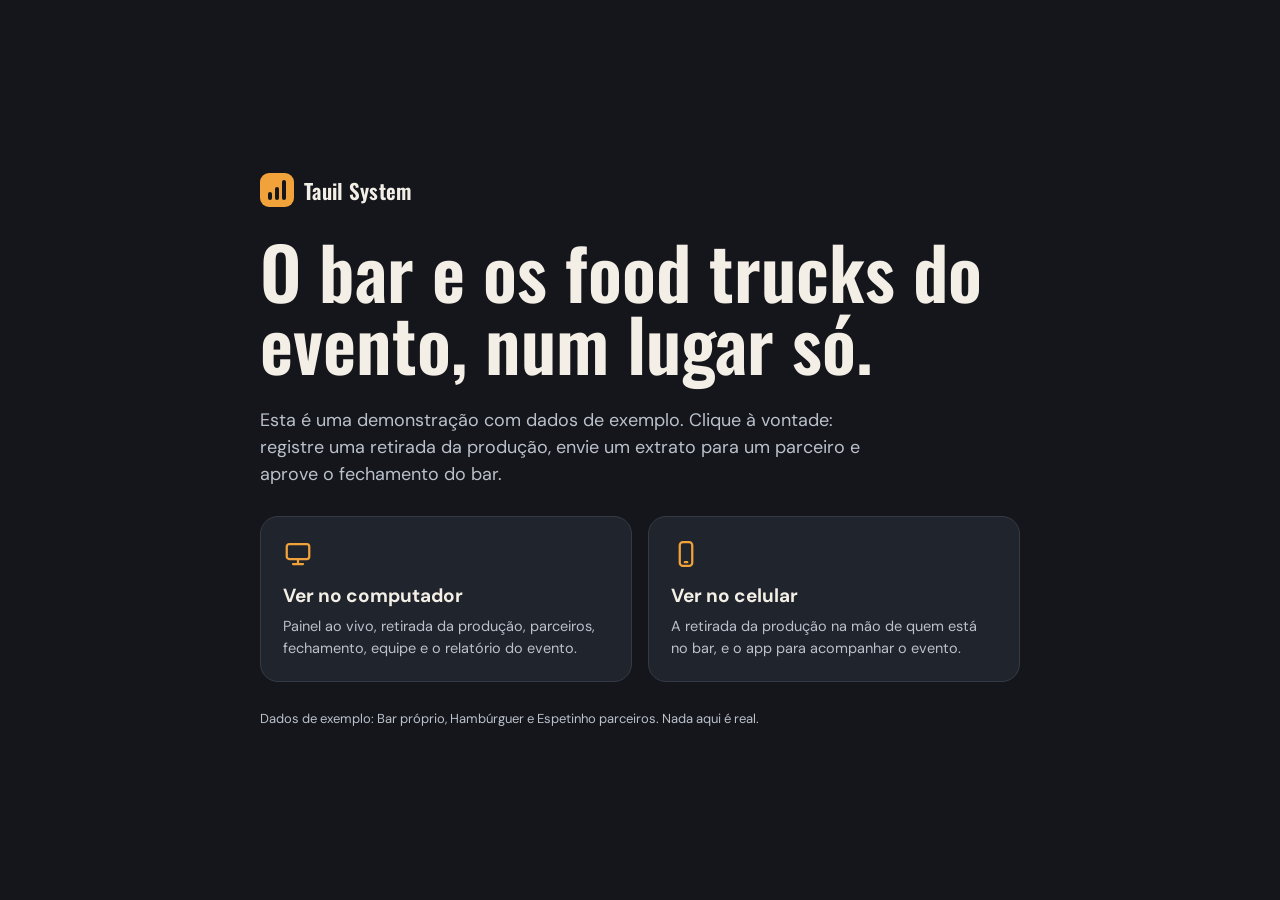
<file: index.html>
<!doctype html>
<html lang="pt-BR"><head><meta charset="utf-8"><meta name="viewport" content="width=device-width, initial-scale=1, viewport-fit=cover"><meta name="robots" content="noindex, nofollow"><meta name="theme-color" content="#14161B"><title>Tauil System · demonstração</title><link rel="stylesheet" href="app.css"></head>
<body style="background:#14161B">
<main class="inicio">
  <div class="inicio-box">
    <div class="logo" style="padding:0"><div class="logo-mark"><span style="height:8px"></span><span style="height:13px"></span><span style="height:20px"></span></div><div class="logo-name">Tauil System</div></div>
    <h1>O bar e os food trucks do evento, num lugar só.</h1>
    <p class="lead">Esta é uma demonstração com dados de exemplo. Clique à vontade: registre uma retirada da produção, envie um extrato para um parceiro e aprove o fechamento do bar.</p>
    <div class="escolhas">
      <a class="escolha" href="painel.html"><i data-i="computador"></i><b>Ver no computador</b><span>Painel ao vivo, retirada da produção, parceiros, fechamento, equipe e o relatório do evento.</span></a>
      <a class="escolha" href="celular-retirada.html"><i data-i="celular"></i><b>Ver no celular</b><span>A retirada da produção na mão de quem está no bar, e o app para acompanhar o evento.</span></a>
    </div>
    <p class="rodape">Dados de exemplo: Bar próprio, Hambúrguer e Espetinho parceiros. Nada aqui é real.</p>
  </div>
</main>
<script src="ui.js"></script>
</body></html>
</file>
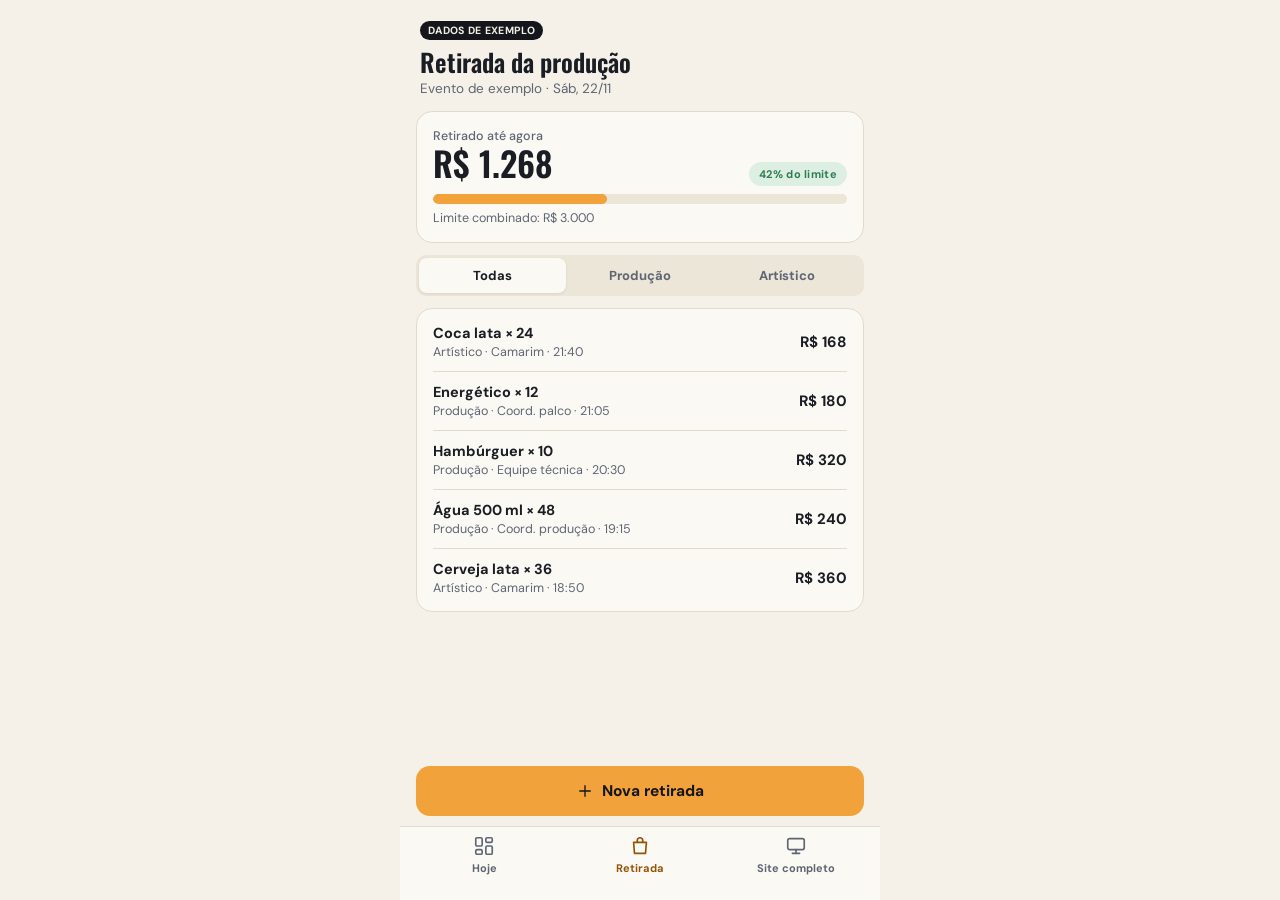
<file: celular-retirada.html>
<!doctype html>
<html lang="pt-BR"><head><meta charset="utf-8"><meta name="viewport" content="width=device-width, initial-scale=1, viewport-fit=cover"><meta name="robots" content="noindex, nofollow"><meta name="theme-color" content="#F5F1E8"><title>Retirada da produção · Tauil System</title><link rel="stylesheet" href="app.css"></head>
<body style="background:#F5F1E8">
<div class="phone-page">
  <div class="status"><span>21:47</span><span class="status-ico"><span style="font-size:12px">5G</span><span class="batt"><span></span></span></span></div>
  <div class="m-head">
    <div class="m-sub"><span class="chip demo" style="font-size:10.5px;padding:3px 8px">DADOS DE EXEMPLO</span></div>
    <div class="m-title" style="margin-top:8px">Retirada da produção</div>
    <div class="m-sub">Evento de exemplo · Sáb, 22/11</div>
  </div>
  <div class="m-body">
    <div class="m-card">
      <div class="m-label">Retirado até agora</div>
      <div style="display:flex;align-items:baseline;justify-content:space-between;gap:10px"><div class="m-big num" data-ret="total">R$ 1.268</div><span class="chip ok" style="font-size:11px" data-ret="chip" data-formato="pct">42% do limite</span></div>
      <div class="bar-track"><div class="bar-fill" style="width:42%" data-ret="barra"></div></div>
      <div class="m-meta" style="margin-top:6px">Limite combinado: R$ 3.000</div>
    </div>
    <div class="seg"><button class="on" data-filtro="Todas">Todas</button><button data-filtro="Produção">Produção</button><button data-filtro="Artístico">Artístico</button></div>
    <div class="m-card" style="padding:4px 16px" data-ret="lista" data-modo="celular"></div>
  </div>
  <div class="m-bottom">
    <button class="fab" data-acao="nova-retirada"><i data-i="mais"></i>Nova retirada</button>
    <nav class="tabbar">
      <a class="tab" href="celular-app.html"><i data-i="painel"></i>Hoje</a>
      <a class="tab on" href="celular-retirada.html"><i data-i="retirada"></i>Retirada</a>
      <a class="tab" href="painel.html"><i data-i="computador"></i>Site completo</a>
    </nav>
  </div>
</div>
<script src="ui.js"></script>
<script src="demo.js"></script>
</body></html>
</file>
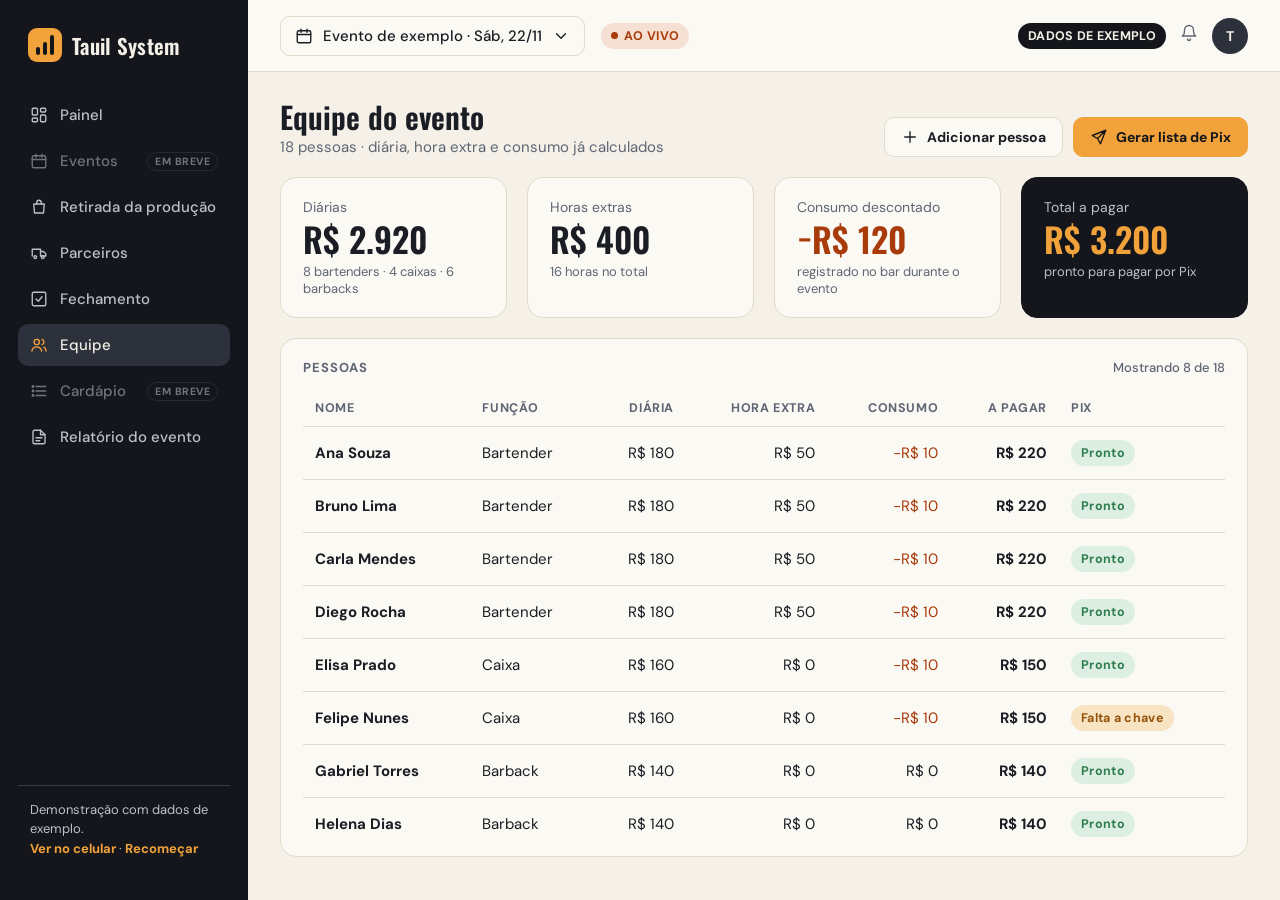
<file: equipe.html>
<!doctype html>
<html lang="pt-BR"><head><meta charset="utf-8"><meta name="viewport" content="width=device-width, initial-scale=1"><meta name="robots" content="noindex, nofollow"><title>Equipe · Tauil System</title><link rel="stylesheet" href="app.css"></head>
<body>
<div class="app">
<aside id="side" data-on="equipe"></aside>
<div class="main">
<header id="top"></header>
<div class="content">
  <div class="page-head">
    <div><div class="page-title">Equipe do evento</div><div class="page-sub">18 pessoas · diária, hora extra e consumo já calculados</div></div>
    <div style="display:flex;gap:10px"><button class="btn" data-acao="breve"><i data-i="mais"></i>Adicionar pessoa</button><button class="btn primary" data-acao="aviso" data-msg="Lista de Pix gerada: 17 pessoas prontas, 1 sem chave Pix."><i data-i="enviar"></i>Gerar lista de Pix</button></div>
  </div>

  <div class="row">
    <div class="card kpi"><div class="kpi-label">Diárias</div><div class="kpi-val num">R$ 2.920</div><div class="kpi-foot">8 bartenders · 4 caixas · 6 barbacks</div></div>
    <div class="card kpi"><div class="kpi-label">Horas extras</div><div class="kpi-val num">R$ 400</div><div class="kpi-foot">16 horas no total</div></div>
    <div class="card kpi"><div class="kpi-label">Consumo descontado</div><div class="kpi-val num" style="color:var(--neg)">−R$ 120</div><div class="kpi-foot">registrado no bar durante o evento</div></div>
    <div class="card kpi hl"><div class="kpi-label">Total a pagar</div><div class="kpi-val num">R$ 3.200</div><div class="kpi-foot">pronto para pagar por Pix</div></div>
  </div>

  <div class="card" style="padding-bottom:6px">
    <div class="card-title">Pessoas <span class="muted" style="text-transform:none;letter-spacing:0;font-weight:500">Mostrando 8 de 18</span></div>
    <table>
      <tr><th>Nome</th><th>Função</th><th class="r">Diária</th><th class="r">Hora extra</th><th class="r">Consumo</th><th class="r">A pagar</th><th>Pix</th></tr>
      <tr><td class="pt-name">Ana Souza</td><td>Bartender</td><td class="r">R$ 180</td><td class="r">R$ 50</td><td class="r" style="color:var(--neg)">−R$ 10</td><td class="r"><b>R$ 220</b></td><td><span class="chip ok">Pronto</span></td></tr>
      <tr><td class="pt-name">Bruno Lima</td><td>Bartender</td><td class="r">R$ 180</td><td class="r">R$ 50</td><td class="r" style="color:var(--neg)">−R$ 10</td><td class="r"><b>R$ 220</b></td><td><span class="chip ok">Pronto</span></td></tr>
      <tr><td class="pt-name">Carla Mendes</td><td>Bartender</td><td class="r">R$ 180</td><td class="r">R$ 50</td><td class="r" style="color:var(--neg)">−R$ 10</td><td class="r"><b>R$ 220</b></td><td><span class="chip ok">Pronto</span></td></tr>
      <tr><td class="pt-name">Diego Rocha</td><td>Bartender</td><td class="r">R$ 180</td><td class="r">R$ 50</td><td class="r" style="color:var(--neg)">−R$ 10</td><td class="r"><b>R$ 220</b></td><td><span class="chip ok">Pronto</span></td></tr>
      <tr><td class="pt-name">Elisa Prado</td><td>Caixa</td><td class="r">R$ 160</td><td class="r">R$ 0</td><td class="r" style="color:var(--neg)">−R$ 10</td><td class="r"><b>R$ 150</b></td><td><span class="chip ok">Pronto</span></td></tr>
      <tr><td class="pt-name">Felipe Nunes</td><td>Caixa</td><td class="r">R$ 160</td><td class="r">R$ 0</td><td class="r" style="color:var(--neg)">−R$ 10</td><td class="r"><b>R$ 150</b></td><td><span class="chip warn">Falta a chave</span></td></tr>
      <tr><td class="pt-name">Gabriel Torres</td><td>Barback</td><td class="r">R$ 140</td><td class="r">R$ 0</td><td class="r">R$ 0</td><td class="r"><b>R$ 140</b></td><td><span class="chip ok">Pronto</span></td></tr>
      <tr><td class="pt-name">Helena Dias</td><td>Barback</td><td class="r">R$ 140</td><td class="r">R$ 0</td><td class="r">R$ 0</td><td class="r"><b>R$ 140</b></td><td><span class="chip ok">Pronto</span></td></tr>
    </table>
  </div>
</div>
</div>
</div>
<script src="ui.js"></script>
<script src="demo.js"></script>
</body></html>
</file>
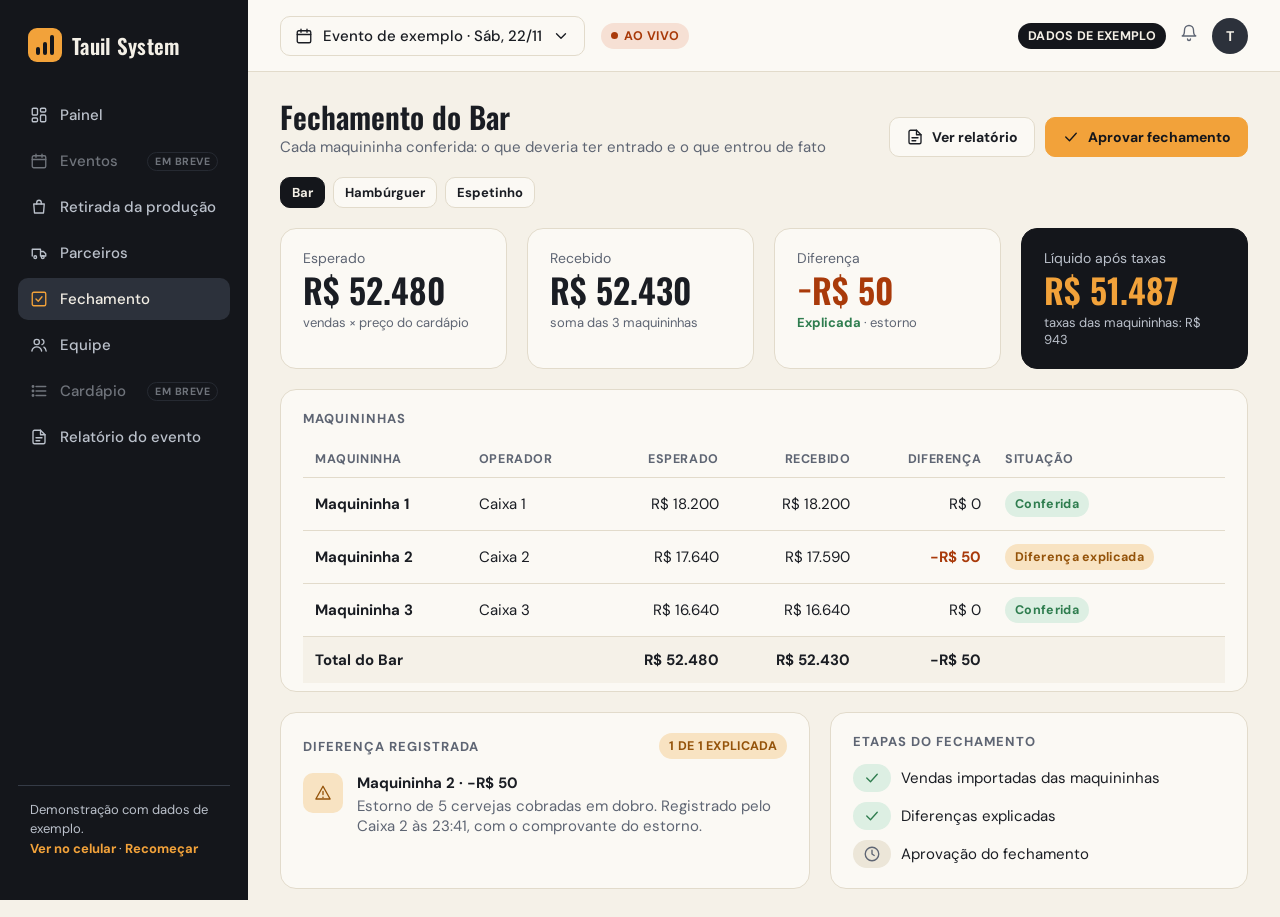
<file: fechamento.html>
<!doctype html>
<html lang="pt-BR"><head><meta charset="utf-8"><meta name="viewport" content="width=device-width, initial-scale=1"><meta name="robots" content="noindex, nofollow"><title>Fechamento · Tauil System</title><link rel="stylesheet" href="app.css"></head>
<body>
<div class="app">
<aside id="side" data-on="fechamento"></aside>
<div class="main">
<header id="top"></header>
<div class="content">
  <div class="page-head">
    <div><div class="page-title">Fechamento do Bar</div><div class="page-sub">Cada maquininha conferida: o que deveria ter entrado e o que entrou de fato</div></div>
    <div style="display:flex;gap:10px"><a class="btn" href="relatorio.html"><i data-i="relatorios"></i>Ver relatório</a><button class="btn primary" data-acao="aprovar"><i data-i="check"></i>Aprovar fechamento</button></div>
  </div>

  <div style="display:flex;gap:8px">
    <span class="btn dark sm">Bar</span><button class="btn sm" data-acao="breve">Hambúrguer</button><button class="btn sm" data-acao="breve">Espetinho</button>
  </div>

  <div class="row">
    <div class="card kpi"><div class="kpi-label">Esperado</div><div class="kpi-val num">R$ 52.480</div><div class="kpi-foot">vendas × preço do cardápio</div></div>
    <div class="card kpi"><div class="kpi-label">Recebido</div><div class="kpi-val num">R$ 52.430</div><div class="kpi-foot">soma das 3 maquininhas</div></div>
    <div class="card kpi"><div class="kpi-label">Diferença</div><div class="kpi-val num" style="color:var(--neg)">−R$ 50</div><div class="kpi-foot"><span class="up">Explicada</span> · estorno</div></div>
    <div class="card kpi hl"><div class="kpi-label">Líquido após taxas</div><div class="kpi-val num">R$ 51.487</div><div class="kpi-foot">taxas das maquininhas: R$ 943</div></div>
  </div>

  <div class="card" style="padding-bottom:8px">
    <div class="card-title">Maquininhas</div>
    <table>
      <tr><th>Maquininha</th><th>Operador</th><th class="r">Esperado</th><th class="r">Recebido</th><th class="r">Diferença</th><th>Situação</th></tr>
      <tr><td class="pt-name">Maquininha 1</td><td>Caixa 1</td><td class="r">R$ 18.200</td><td class="r">R$ 18.200</td><td class="r">R$ 0</td><td><span class="chip ok">Conferida</span></td></tr>
      <tr><td class="pt-name">Maquininha 2</td><td>Caixa 2</td><td class="r">R$ 17.640</td><td class="r">R$ 17.590</td><td class="r" style="color:var(--neg);font-weight:700">−R$ 50</td><td><span class="chip warn">Diferença explicada</span></td></tr>
      <tr><td class="pt-name">Maquininha 3</td><td>Caixa 3</td><td class="r">R$ 16.640</td><td class="r">R$ 16.640</td><td class="r">R$ 0</td><td><span class="chip ok">Conferida</span></td></tr>
      <tr class="total"><td>Total do Bar</td><td></td><td class="r">R$ 52.480</td><td class="r">R$ 52.430</td><td class="r">−R$ 50</td><td></td></tr>
    </table>
  </div>

  <div class="row">
    <div class="card" style="flex:1.3">
      <div class="card-title">Diferença registrada <span class="chip warn">1 de 1 explicada</span></div>
      <div style="display:flex;gap:14px;align-items:flex-start">
        <div style="width:40px;height:40px;border-radius:10px;background:var(--amber-soft);color:var(--amber-deep);display:flex;align-items:center;justify-content:center"><i data-i="alerta"></i></div>
        <div style="flex:1"><b>Maquininha 2 · −R$ 50</b><div class="muted" style="margin-top:3px">Estorno de 5 cervejas cobradas em dobro. Registrado pelo Caixa 2 às 23:41, com o comprovante do estorno.</div></div>
      </div>
    </div>
    <div class="card" style="flex:1">
      <div class="card-title">Etapas do fechamento</div>
      <div style="display:flex;flex-direction:column;gap:10px">
        <div style="display:flex;gap:10px;align-items:center"><span class="chip ok"><i data-i="check"></i></span>Vendas importadas das maquininhas</div>
        <div style="display:flex;gap:10px;align-items:center"><span class="chip ok"><i data-i="check"></i></span>Diferenças explicadas</div>
        <div style="display:flex;gap:10px;align-items:center"><span class="chip grey" data-aprovacao><i data-i="relogio"></i></span>Aprovação do fechamento</div>
      </div>
    </div>
  </div>
</div>
</div>
</div>
<script src="ui.js"></script>
<script src="demo.js"></script>
</body></html>
</file>
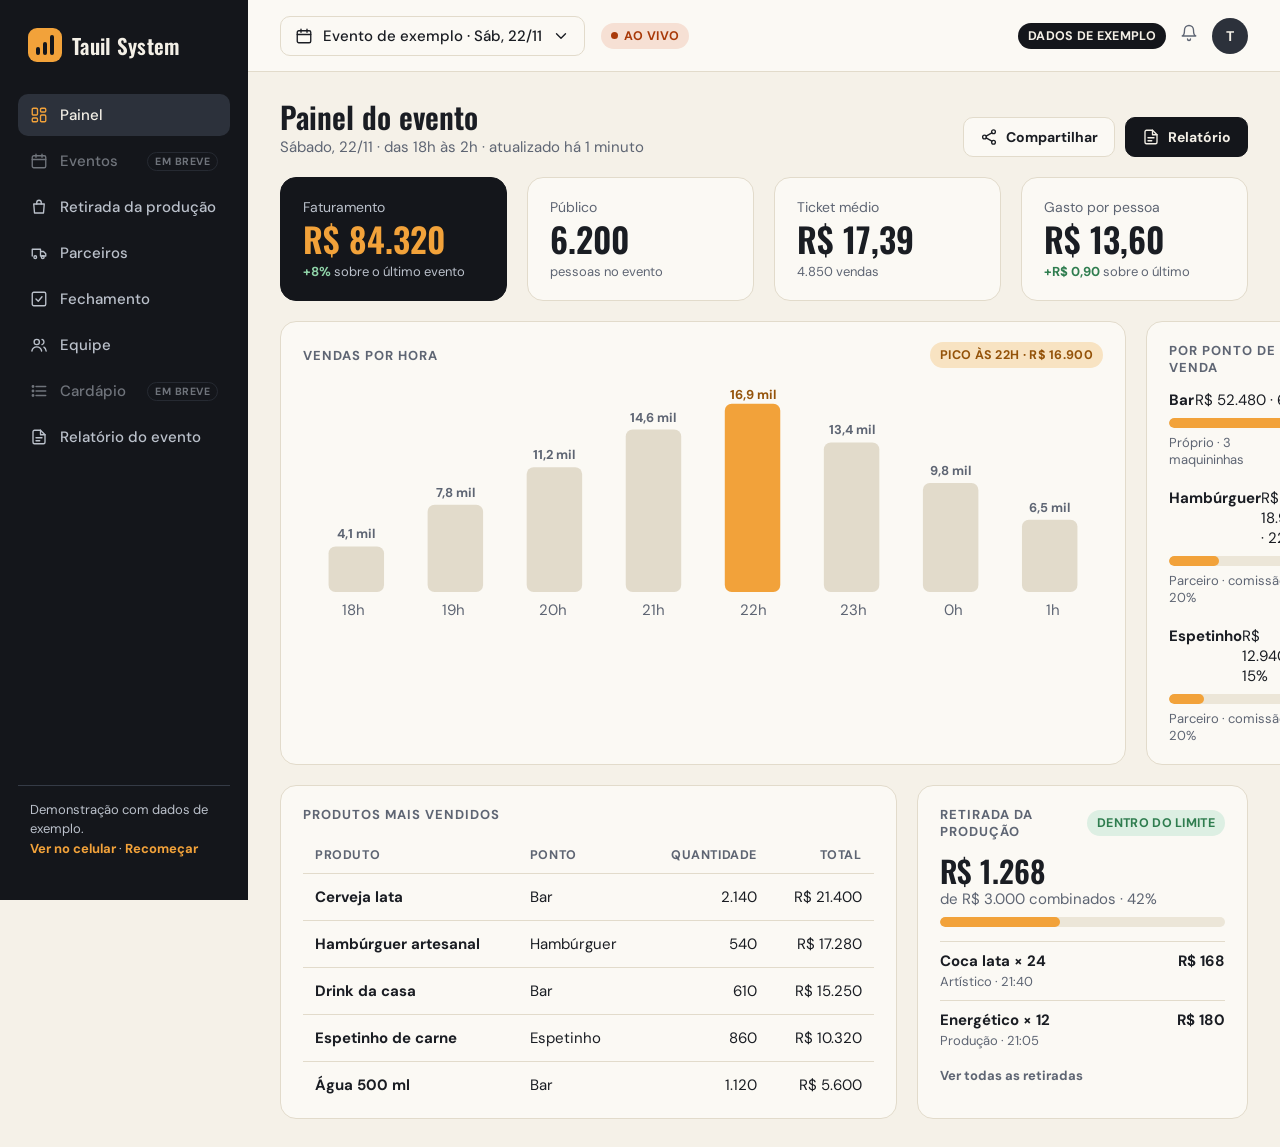
<file: painel.html>
<!doctype html>
<html lang="pt-BR"><head><meta charset="utf-8"><meta name="viewport" content="width=device-width, initial-scale=1"><meta name="robots" content="noindex, nofollow"><title>Painel · Tauil System</title><link rel="stylesheet" href="app.css"></head>
<body>
<div class="app">
<aside id="side" data-on="painel"></aside>
<div class="main">
<header id="top"></header>
<div class="content">
  <div class="page-head">
    <div><div class="page-title">Painel do evento</div><div class="page-sub">Sábado, 22/11 · das 18h às 2h · atualizado há 1 minuto</div></div>
    <div style="display:flex;gap:10px"><button class="btn" data-acao="aviso" data-msg="Resumo do evento pronto para mandar no WhatsApp."><i data-i="compartilhar"></i>Compartilhar</button><a class="btn dark" href="relatorio.html"><i data-i="relatorios"></i>Relatório</a></div>
  </div>

  <div class="row">
    <div class="card kpi hl"><div class="kpi-label">Faturamento</div><div class="kpi-val num">R$ 84.320</div><div class="kpi-foot"><span style="color:#8FD3A8;font-weight:700">+8%</span> sobre o último evento</div></div>
    <div class="card kpi"><div class="kpi-label">Público</div><div class="kpi-val num">6.200</div><div class="kpi-foot">pessoas no evento</div></div>
    <div class="card kpi"><div class="kpi-label">Ticket médio</div><div class="kpi-val num">R$ 17,39</div><div class="kpi-foot">4.850 vendas</div></div>
    <div class="card kpi"><div class="kpi-label">Gasto por pessoa</div><div class="kpi-val num">R$ 13,60</div><div class="kpi-foot"><span class="up">+R$ 0,90</span> sobre o último</div></div>
  </div>

  <div class="row">
    <div class="card" style="flex:2">
      <div class="card-title">Vendas por hora <span class="chip warn">Pico às 22h · R$ 16.900</span></div>
      <svg width="800" height="210" viewBox="0 -12 800 212" style="display:block">
        <g font-family="DM Sans, Arial" font-size="13" font-weight="700" fill="#5E6573" text-anchor="middle">
          <rect x="22" y="154" width="56" height="46" rx="7" fill="#E2DBCB"/><text x="50" y="146">4,1 mil</text>
          <rect x="122" y="112" width="56" height="88" rx="7" fill="#E2DBCB"/><text x="150" y="104">7,8 mil</text>
          <rect x="222" y="74" width="56" height="126" rx="7" fill="#E2DBCB"/><text x="250" y="66">11,2 mil</text>
          <rect x="322" y="36" width="56" height="164" rx="7" fill="#E2DBCB"/><text x="350" y="28">14,6 mil</text>
          <rect x="422" y="10" width="56" height="190" rx="7" fill="#F2A23A"/><text x="450" y="5" fill="#94530A">16,9 mil</text>
          <rect x="522" y="49" width="56" height="151" rx="7" fill="#E2DBCB"/><text x="550" y="41">13,4 mil</text>
          <rect x="622" y="90" width="56" height="110" rx="7" fill="#E2DBCB"/><text x="650" y="82">9,8 mil</text>
          <rect x="722" y="127" width="56" height="73" rx="7" fill="#E2DBCB"/><text x="750" y="119">6,5 mil</text>
        </g>
      </svg>
      <div style="display:flex;width:800px;margin-top:8px" class="muted"><span style="width:100px;text-align:center">18h</span><span style="width:100px;text-align:center">19h</span><span style="width:100px;text-align:center">20h</span><span style="width:100px;text-align:center">21h</span><span style="width:100px;text-align:center">22h</span><span style="width:100px;text-align:center">23h</span><span style="width:100px;text-align:center">0h</span><span style="width:100px;text-align:center">1h</span></div>
    </div>
    <div class="card" style="flex:1">
      <div class="card-title">Por ponto de venda</div>
      <div style="display:flex;flex-direction:column;gap:20px">
        <div><div style="display:flex;justify-content:space-between"><span class="pt-name">Bar</span><span class="num">R$ 52.480 · 62%</span></div><div class="bar-track"><div class="bar-fill" style="width:100%"></div></div><div class="muted" style="font-size:13px;margin-top:6px">Próprio · 3 maquininhas</div></div>
        <div><div style="display:flex;justify-content:space-between"><span class="pt-name">Hambúrguer</span><span class="num">R$ 18.900 · 22%</span></div><div class="bar-track"><div class="bar-fill" style="width:36%"></div></div><div class="muted" style="font-size:13px;margin-top:6px">Parceiro · comissão de 20%</div></div>
        <div><div style="display:flex;justify-content:space-between"><span class="pt-name">Espetinho</span><span class="num">R$ 12.940 · 15%</span></div><div class="bar-track"><div class="bar-fill" style="width:25%"></div></div><div class="muted" style="font-size:13px;margin-top:6px">Parceiro · comissão de 20%</div></div>
      </div>
    </div>
  </div>

  <div class="row">
    <div class="card" style="flex:2;padding-bottom:10px">
      <div class="card-title">Produtos mais vendidos</div>
      <table>
        <tr><th>Produto</th><th>Ponto</th><th class="r">Quantidade</th><th class="r">Total</th></tr>
        <tr><td class="pt-name">Cerveja lata</td><td>Bar</td><td class="r">2.140</td><td class="r">R$ 21.400</td></tr>
        <tr><td class="pt-name">Hambúrguer artesanal</td><td>Hambúrguer</td><td class="r">540</td><td class="r">R$ 17.280</td></tr>
        <tr><td class="pt-name">Drink da casa</td><td>Bar</td><td class="r">610</td><td class="r">R$ 15.250</td></tr>
        <tr><td class="pt-name">Espetinho de carne</td><td>Espetinho</td><td class="r">860</td><td class="r">R$ 10.320</td></tr>
        <tr><td class="pt-name">Água 500 ml</td><td>Bar</td><td class="r">1.120</td><td class="r">R$ 5.600</td></tr>
      </table>
    </div>
    <div class="card" style="flex:1">
      <div class="card-title"><a href="retirada.html">Retirada da produção</a> <span class="chip ok" data-ret="chip">Dentro do limite</span></div>
      <div class="kpi-val num" style="font-size:30px" data-ret="total">R$ 1.268</div>
      <div class="muted" style="margin-top:2px">de R$ 3.000 combinados · <span data-ret="pct">42%</span></div>
      <div class="bar-track"><div class="bar-fill" style="width:42%" data-ret="barra"></div></div>
      <div style="margin-top:14px" data-ret="lista" data-modo="mini"></div>
      <a href="retirada.html" class="muted no-print" style="display:block;margin-top:8px;font-size:13px;font-weight:700">Ver todas as retiradas</a>
    </div>
  </div>
</div>
</div>
</div>
<script src="ui.js"></script>
<script src="demo.js"></script>
</body></html>
</file>
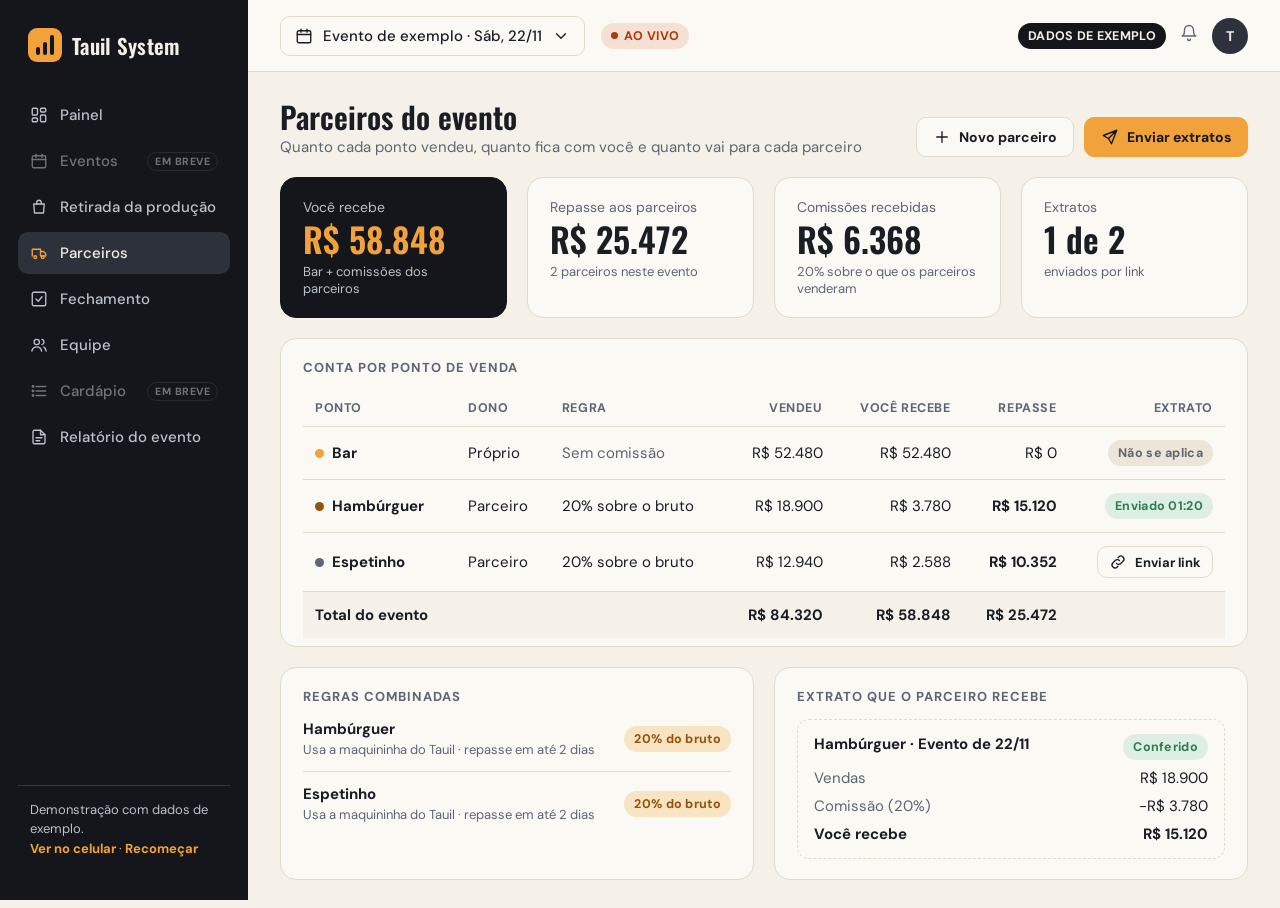
<file: parceiros.html>
<!doctype html>
<html lang="pt-BR"><head><meta charset="utf-8"><meta name="viewport" content="width=device-width, initial-scale=1"><meta name="robots" content="noindex, nofollow"><title>Parceiros · Tauil System</title><link rel="stylesheet" href="app.css"></head>
<body>
<div class="app">
<aside id="side" data-on="parceiros"></aside>
<div class="main">
<header id="top"></header>
<div class="content">
  <div class="page-head">
    <div><div class="page-title">Parceiros do evento</div><div class="page-sub">Quanto cada ponto vendeu, quanto fica com você e quanto vai para cada parceiro</div></div>
    <div style="display:flex;gap:10px"><button class="btn" data-acao="breve"><i data-i="mais"></i>Novo parceiro</button><button class="btn primary" data-acao="enviar-todos"><i data-i="enviar"></i>Enviar extratos</button></div>
  </div>

  <div class="row">
    <div class="card kpi hl"><div class="kpi-label">Você recebe</div><div class="kpi-val num">R$ 58.848</div><div class="kpi-foot">Bar + comissões dos parceiros</div></div>
    <div class="card kpi"><div class="kpi-label">Repasse aos parceiros</div><div class="kpi-val num">R$ 25.472</div><div class="kpi-foot">2 parceiros neste evento</div></div>
    <div class="card kpi"><div class="kpi-label">Comissões recebidas</div><div class="kpi-val num">R$ 6.368</div><div class="kpi-foot">20% sobre o que os parceiros venderam</div></div>
    <div class="card kpi"><div class="kpi-label">Extratos</div><div class="kpi-val num" data-extratos>1 de 2</div><div class="kpi-foot">enviados por link</div></div>
  </div>

  <div class="card" style="padding-bottom:8px">
    <div class="card-title">Conta por ponto de venda</div>
    <table>
      <tr><th>Ponto</th><th>Dono</th><th>Regra</th><th class="r">Vendeu</th><th class="r">Você recebe</th><th class="r">Repasse</th><th class="r">Extrato</th></tr>
      <tr><td><span class="dot" style="background:#F2A23A"></span><span class="pt-name">Bar</span></td><td>Próprio</td><td class="muted">Sem comissão</td><td class="r">R$ 52.480</td><td class="r">R$ 52.480</td><td class="r">R$ 0</td><td class="r"><span class="chip grey">Não se aplica</span></td></tr>
      <tr><td><span class="dot" style="background:#94530A"></span><span class="pt-name">Hambúrguer</span></td><td>Parceiro</td><td>20% sobre o bruto</td><td class="r">R$ 18.900</td><td class="r">R$ 3.780</td><td class="r"><b>R$ 15.120</b></td><td class="r"><span class="chip ok">Enviado 01:20</span></td></tr>
      <tr><td><span class="dot" style="background:#5E6573"></span><span class="pt-name">Espetinho</span></td><td>Parceiro</td><td>20% sobre o bruto</td><td class="r">R$ 12.940</td><td class="r">R$ 2.588</td><td class="r"><b>R$ 10.352</b></td><td class="r"><button class="btn sm" data-acao="enviar-link"><i data-i="link"></i>Enviar link</button></td></tr>
      <tr class="total"><td>Total do evento</td><td></td><td></td><td class="r">R$ 84.320</td><td class="r">R$ 58.848</td><td class="r">R$ 25.472</td><td></td></tr>
    </table>
  </div>

  <div class="row">
    <div class="card" style="flex:1">
      <div class="card-title">Regras combinadas</div>
      <div style="display:flex;flex-direction:column;gap:12px">
        <div style="display:flex;justify-content:space-between;align-items:center"><span><b>Hambúrguer</b><br><span class="muted" style="font-size:13px">Usa a maquininha do Tauil · repasse em até 2 dias</span></span><span class="chip warn">20% do bruto</span></div>
        <div style="display:flex;justify-content:space-between;align-items:center;border-top:1px solid var(--line);padding-top:12px"><span><b>Espetinho</b><br><span class="muted" style="font-size:13px">Usa a maquininha do Tauil · repasse em até 2 dias</span></span><span class="chip warn">20% do bruto</span></div>
      </div>
    </div>
    <div class="card" style="flex:1">
      <div class="card-title">Extrato que o parceiro recebe</div>
      <div style="border:1px dashed var(--line);border-radius:12px;padding:14px 16px;display:flex;flex-direction:column;gap:8px">
        <div style="display:flex;justify-content:space-between"><b>Hambúrguer · Evento de 22/11</b><span class="chip ok">Conferido</span></div>
        <div style="display:flex;justify-content:space-between" class="num"><span class="muted">Vendas</span><span>R$ 18.900</span></div>
        <div style="display:flex;justify-content:space-between" class="num"><span class="muted">Comissão (20%)</span><span>−R$ 3.780</span></div>
        <div style="display:flex;justify-content:space-between;font-weight:700" class="num"><span>Você recebe</span><span>R$ 15.120</span></div>
      </div>
    </div>
  </div>
</div>
</div>
</div>
<script src="ui.js"></script>
<script src="demo.js"></script>
</body></html>
</file>
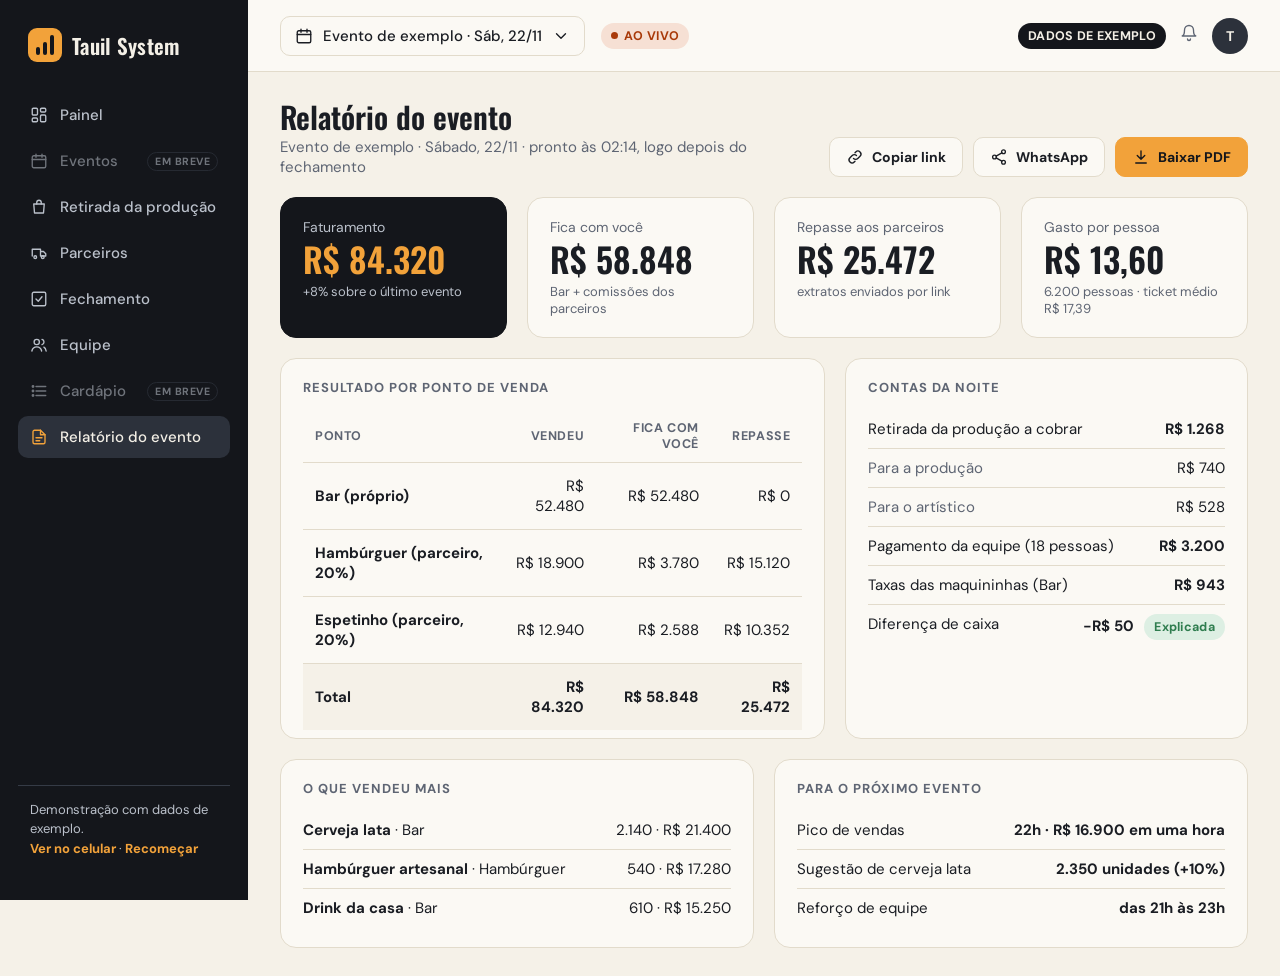
<file: relatorio.html>
<!doctype html>
<html lang="pt-BR"><head><meta charset="utf-8"><meta name="viewport" content="width=device-width, initial-scale=1"><meta name="robots" content="noindex, nofollow"><title>Relatório do evento · Tauil System</title><link rel="stylesheet" href="app.css"></head>
<body>
<div class="app">
<aside id="side" data-on="relatorios"></aside>
<div class="main">
<header id="top"></header>
<div class="content">
  <div class="page-head">
    <div><div class="page-title">Relatório do evento</div><div class="page-sub">Evento de exemplo · Sábado, 22/11 · pronto às 02:14, logo depois do fechamento</div></div>
    <div style="display:flex;gap:10px" class="no-print"><button class="btn" data-acao="aviso" data-msg="Link do relatório copiado."><i data-i="link"></i>Copiar link</button><button class="btn" data-acao="aviso" data-msg="Relatório pronto para mandar no WhatsApp."><i data-i="compartilhar"></i>WhatsApp</button><button class="btn primary" data-acao="imprimir"><i data-i="baixar"></i>Baixar PDF</button></div>
  </div>

  <div class="row">
    <div class="card kpi hl"><div class="kpi-label">Faturamento</div><div class="kpi-val num">R$ 84.320</div><div class="kpi-foot">+8% sobre o último evento</div></div>
    <div class="card kpi"><div class="kpi-label">Fica com você</div><div class="kpi-val num">R$ 58.848</div><div class="kpi-foot">Bar + comissões dos parceiros</div></div>
    <div class="card kpi"><div class="kpi-label">Repasse aos parceiros</div><div class="kpi-val num">R$ 25.472</div><div class="kpi-foot">extratos enviados por link</div></div>
    <div class="card kpi"><div class="kpi-label">Gasto por pessoa</div><div class="kpi-val num">R$ 13,60</div><div class="kpi-foot">6.200 pessoas · ticket médio R$ 17,39</div></div>
  </div>

  <div class="row">
    <div class="card" style="flex:1.4;padding-bottom:8px">
      <div class="card-title">Resultado por ponto de venda</div>
      <table>
        <tr><th>Ponto</th><th class="r">Vendeu</th><th class="r">Fica com você</th><th class="r">Repasse</th></tr>
        <tr><td class="pt-name">Bar (próprio)</td><td class="r">R$ 52.480</td><td class="r">R$ 52.480</td><td class="r">R$ 0</td></tr>
        <tr><td class="pt-name">Hambúrguer (parceiro, 20%)</td><td class="r">R$ 18.900</td><td class="r">R$ 3.780</td><td class="r">R$ 15.120</td></tr>
        <tr><td class="pt-name">Espetinho (parceiro, 20%)</td><td class="r">R$ 12.940</td><td class="r">R$ 2.588</td><td class="r">R$ 10.352</td></tr>
        <tr class="total"><td>Total</td><td class="r">R$ 84.320</td><td class="r">R$ 58.848</td><td class="r">R$ 25.472</td></tr>
      </table>
    </div>
    <div class="card" style="flex:1">
      <div class="card-title">Contas da noite</div>
      <div class="mini-row" style="border-top:none"><span>Retirada da produção a cobrar</span><b class="num" data-ret="total">R$ 1.268</b></div>
      <div class="mini-row"><span class="muted">Para a produção</span><span class="num" data-ret="producao">R$ 740</span></div>
      <div class="mini-row"><span class="muted">Para o artístico</span><span class="num" data-ret="artistico">R$ 528</span></div>
      <div class="mini-row"><span>Pagamento da equipe (18 pessoas)</span><b class="num">R$ 3.200</b></div>
      <div class="mini-row"><span>Taxas das maquininhas (Bar)</span><b class="num">R$ 943</b></div>
      <div class="mini-row"><span>Diferença de caixa</span><span><b class="num">−R$ 50</b> <span class="chip ok" style="margin-left:6px">Explicada</span></span></div>
    </div>
  </div>

  <div class="row">
    <div class="card" style="flex:1">
      <div class="card-title">O que vendeu mais</div>
      <div class="mini-row" style="border-top:none"><span><b>Cerveja lata</b> · Bar</span><span class="num">2.140 · R$ 21.400</span></div>
      <div class="mini-row"><span><b>Hambúrguer artesanal</b> · Hambúrguer</span><span class="num">540 · R$ 17.280</span></div>
      <div class="mini-row"><span><b>Drink da casa</b> · Bar</span><span class="num">610 · R$ 15.250</span></div>
    </div>
    <div class="card" style="flex:1">
      <div class="card-title">Para o próximo evento</div>
      <div class="mini-row" style="border-top:none"><span>Pico de vendas</span><b>22h · R$ 16.900 em uma hora</b></div>
      <div class="mini-row"><span>Sugestão de cerveja lata</span><b>2.350 unidades (+10%)</b></div>
      <div class="mini-row"><span>Reforço de equipe</span><b>das 21h às 23h</b></div>
    </div>
  </div>
</div>
</div>
</div>
<script src="ui.js"></script>
<script src="demo.js"></script>
</body></html>
</file>
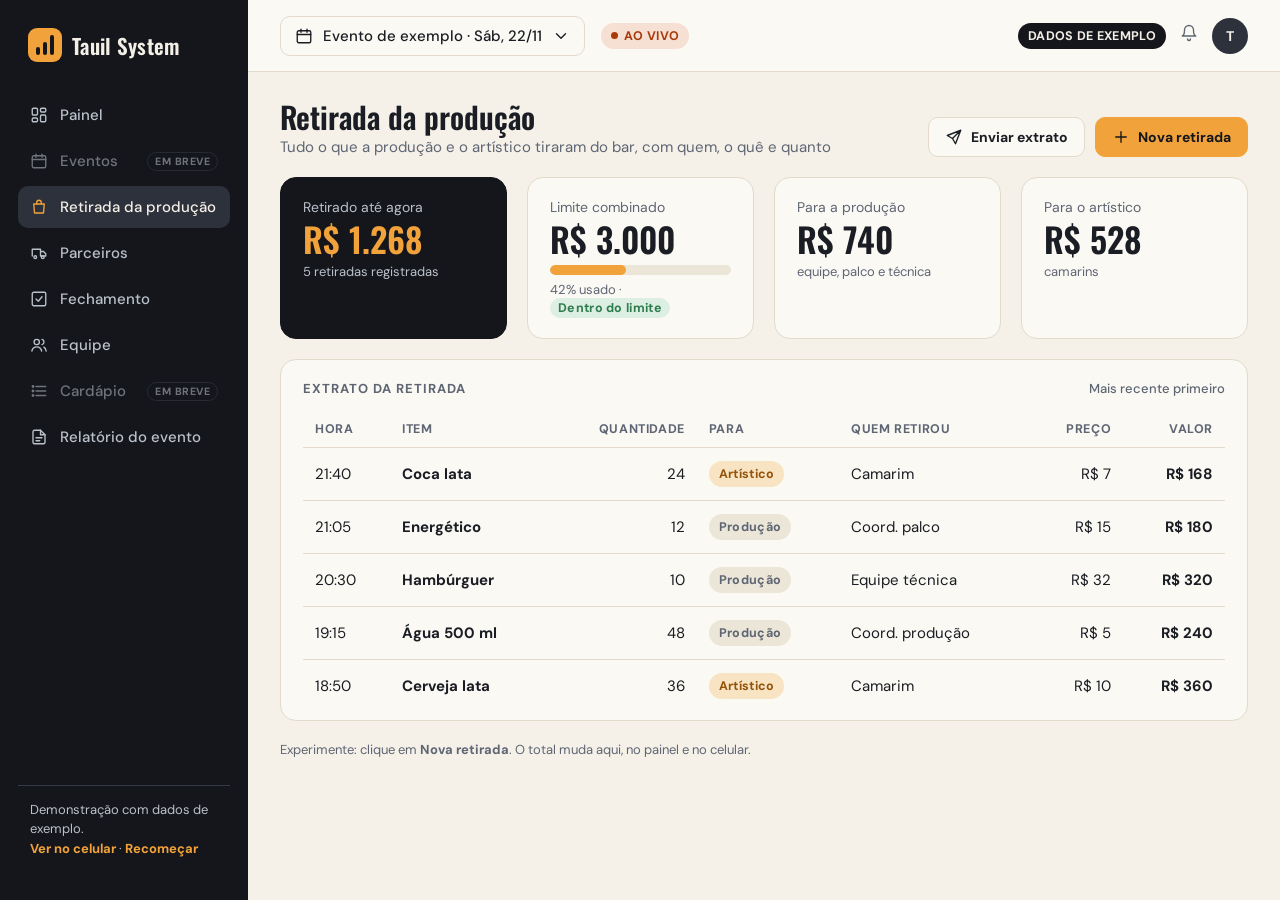
<file: retirada.html>
<!doctype html>
<html lang="pt-BR"><head><meta charset="utf-8"><meta name="viewport" content="width=device-width, initial-scale=1"><meta name="robots" content="noindex, nofollow"><title>Retirada da produção · Tauil System</title><link rel="stylesheet" href="app.css"></head>
<body>
<div class="app">
<aside id="side" data-on="retirada"></aside>
<div class="main">
<header id="top"></header>
<div class="content">
  <div class="page-head">
    <div><div class="page-title">Retirada da produção</div><div class="page-sub">Tudo o que a produção e o artístico tiraram do bar, com quem, o quê e quanto</div></div>
    <div style="display:flex;gap:10px"><button class="btn" data-acao="aviso" data-msg="Extrato enviado para a produção por link."><i data-i="enviar"></i>Enviar extrato</button><button class="btn primary" data-acao="nova-retirada"><i data-i="mais"></i>Nova retirada</button></div>
  </div>

  <div class="row">
    <div class="card kpi hl"><div class="kpi-label">Retirado até agora</div><div class="kpi-val num" data-ret="total">R$ 1.268</div><div class="kpi-foot"><span data-ret="qtd">5</span> retiradas registradas</div></div>
    <div class="card kpi"><div class="kpi-label">Limite combinado</div><div class="kpi-val num">R$ 3.000</div><div class="bar-track"><div class="bar-fill" style="width:42%" data-ret="barra"></div></div><div class="kpi-foot"><span data-ret="pct">42%</span> usado · <span class="chip ok" data-ret="chip" style="padding:2px 8px">Dentro do limite</span></div></div>
    <div class="card kpi"><div class="kpi-label">Para a produção</div><div class="kpi-val num" data-ret="producao">R$ 740</div><div class="kpi-foot">equipe, palco e técnica</div></div>
    <div class="card kpi"><div class="kpi-label">Para o artístico</div><div class="kpi-val num" data-ret="artistico">R$ 528</div><div class="kpi-foot">camarins</div></div>
  </div>

  <div class="card" style="padding-bottom:8px">
    <div class="card-title">Extrato da retirada <span class="muted" style="text-transform:none;letter-spacing:0;font-weight:500">Mais recente primeiro</span></div>
    <table>
      <thead><tr><th>Hora</th><th>Item</th><th class="r">Quantidade</th><th>Para</th><th>Quem retirou</th><th class="r">Preço</th><th class="r">Valor</th></tr></thead>
      <tbody data-ret="lista" data-modo="tabela"></tbody>
    </table>
  </div>
  <p class="muted" style="font-size:13px">Experimente: clique em <b>Nova retirada</b>. O total muda aqui, no painel e no celular.</p>
</div>
</div>
</div>
<script src="ui.js"></script>
<script src="demo.js"></script>
</body></html>
</file>
<file: app.css>
@import url('https://fonts.googleapis.com/css2?family=Oswald:wght@500;600&family=DM+Sans:wght@400;500;700&display=swap');

:root {
  --ink: #14161B; --ink2: #20242C; --ink3: #2C313B;
  --paper: #F5F1E8; --paper2: #ECE6D8; --card: #FBF9F4;
  --amber: #F2A23A; --amber-deep: #94530A; --amber-soft: #F8E3C2;
  --text: #1A1D23; --muted: #5E6573; --muted-l: #BBC1CB; --cream: #F3EFE6;
  --line: #E2DBCB; --line-d: #353B46;
  --ok: #2F7D4F; --ok-soft: #DDEFE3; --neg: #A93A0A; --neg-soft: #F6E0D4;
}
* { box-sizing: border-box; margin: 0; padding: 0; }
body { font-family: 'DM Sans', Arial, sans-serif; color: var(--text); background: var(--paper); font-size: 15px; }
a { color: inherit; text-decoration: none; }
button { font: inherit; color: inherit; background: none; border: 0; cursor: pointer; }
.num { font-variant-numeric: tabular-nums; }
.oswald { font-family: 'Oswald', 'Arial Narrow', Arial, sans-serif; }
svg.i { width: 18px; height: 18px; fill: none; stroke: currentColor; stroke-width: 1.8; stroke-linecap: round; stroke-linejoin: round; flex: none; }
[data-acao], .nav, .tab, .btn { cursor: pointer; }

/* Computador */
.app { display: flex; width: 100%; min-width: 1240px; min-height: 100vh; }
.side { width: 248px; flex: none; background: var(--ink); color: var(--cream); padding: 28px 18px; display: flex; flex-direction: column; gap: 4px; position: sticky; top: 0; height: 100vh; }
.logo { display: flex; align-items: center; gap: 10px; padding: 0 10px 28px; }
.logo-mark { width: 34px; height: 34px; border-radius: 9px; background: var(--amber); display: flex; align-items: flex-end; justify-content: center; gap: 3px; padding: 7px; }
.logo-mark span { width: 4px; background: var(--ink); border-radius: 2px; }
.logo-name { font-family: 'Oswald', Arial, sans-serif; font-size: 21px; font-weight: 600; letter-spacing: .3px; }
.nav { display: flex; align-items: center; gap: 12px; padding: 11px 12px; border-radius: 10px; color: var(--muted-l); font-size: 15px; font-weight: 500; }
.nav:hover { background: var(--ink2); color: var(--cream); }
.nav.on { background: var(--ink3); color: var(--cream); }
.nav.on svg { color: var(--amber); }
.nav.off { opacity: .55; }
.nav .soon { margin-left: auto; font-size: 10.5px; font-weight: 700; letter-spacing: .5px; border: 1px solid var(--line-d); border-radius: 999px; padding: 2px 7px; }
.side-foot { margin-top: auto; padding: 14px 12px; border-top: 1px solid var(--line-d); font-size: 13px; color: var(--muted-l); line-height: 1.5; }
.side-foot a { color: var(--amber); font-weight: 700; }
.main { flex: 1; display: flex; flex-direction: column; min-width: 0; }
.top { height: 72px; background: var(--card); border-bottom: 1px solid var(--line); display: flex; align-items: center; padding: 0 32px; gap: 16px; position: sticky; top: 0; z-index: 5; }
.event-pick { display: flex; align-items: center; gap: 10px; border: 1px solid var(--line); border-radius: 10px; padding: 9px 14px; font-weight: 500; }
.chip { display: inline-flex; align-items: center; gap: 6px; font-size: 12.5px; font-weight: 700; padding: 5px 10px; border-radius: 999px; letter-spacing: .3px; white-space: nowrap; }
.chip.live { background: var(--neg-soft); color: var(--neg); }
.chip.live::before { content: ''; width: 7px; height: 7px; border-radius: 50%; background: var(--neg); }
.chip.demo { background: var(--ink); color: var(--cream); }
.chip.ok { background: var(--ok-soft); color: var(--ok); }
.chip.warn { background: var(--amber-soft); color: var(--amber-deep); }
.chip.bad { background: var(--neg-soft); color: var(--neg); }
.chip.grey { background: var(--paper2); color: var(--muted); }
.top-right { margin-left: auto; display: flex; align-items: center; gap: 14px; }
.avatar { width: 36px; height: 36px; border-radius: 50%; background: var(--ink3); color: var(--cream); display: flex; align-items: center; justify-content: center; font-weight: 700; font-size: 14px; }
.content { flex: 1; padding: 28px 32px; display: flex; flex-direction: column; gap: 20px; }
.page-head { display: flex; align-items: flex-end; justify-content: space-between; gap: 20px; }
.page-title { font-family: 'Oswald', Arial, sans-serif; font-size: 30px; font-weight: 600; line-height: 1.1; }
.page-sub { color: var(--muted); margin-top: 4px; }
.btn { display: inline-flex; align-items: center; gap: 8px; padding: 10px 16px; border-radius: 10px; font-weight: 700; font-size: 14px; border: 1px solid var(--line); background: var(--card); color: var(--text); white-space: nowrap; }
.btn:hover { border-color: #CFC6B2; }
.btn.primary { background: var(--amber); border-color: var(--amber); color: var(--ink); }
.btn.primary:hover { background: #E8962B; }
.btn.dark { background: var(--ink); border-color: var(--ink); color: var(--cream); }
.btn.sm { padding: 6px 11px; font-size: 13px; }
.btn[disabled] { opacity: .6; cursor: default; }
.row { display: flex; gap: 20px; }
.card { background: var(--card); border: 1px solid var(--line); border-radius: 16px; padding: 20px 22px; }
.card-title { font-size: 13px; font-weight: 700; letter-spacing: 1px; text-transform: uppercase; color: var(--muted); display: flex; align-items: center; justify-content: space-between; margin-bottom: 14px; gap: 10px; }
.kpi { flex: 1; }
.kpi-label { color: var(--muted); font-size: 14px; }
.kpi-val { font-family: 'Oswald', Arial, sans-serif; font-size: 34px; font-weight: 600; margin-top: 4px; line-height: 1.1; }
.kpi-foot { font-size: 13px; color: var(--muted); margin-top: 6px; }
.kpi.hl { background: var(--ink); border-color: var(--ink); color: var(--cream); }
.kpi.hl .kpi-label, .kpi.hl .kpi-foot { color: var(--muted-l); }
.kpi.hl .kpi-val { color: var(--amber); }
.up { color: var(--ok); font-weight: 700; }
table { width: 100%; border-collapse: collapse; }
th { text-align: left; font-size: 12.5px; letter-spacing: .6px; text-transform: uppercase; color: var(--muted); font-weight: 700; padding: 10px 12px; border-bottom: 1px solid var(--line); }
td { padding: 13px 12px; border-bottom: 1px solid var(--line); font-variant-numeric: tabular-nums; }
tr:last-child td { border-bottom: none; }
.r { text-align: right; }
tr.total td { background: var(--paper); font-weight: 700; }
tr.novo td { animation: brilho 2.4s ease-out; }
@keyframes brilho { from { background: var(--amber-soft); } to { background: transparent; } }
.bar-track { height: 10px; background: var(--paper2); border-radius: 5px; overflow: hidden; margin-top: 8px; }
.bar-fill { height: 10px; background: var(--amber); border-radius: 5px; transition: width .5s ease; }
.bar-fill.alto { background: var(--neg); }
.pt-name { font-weight: 700; }
.muted { color: var(--muted); }
.dot { display: inline-block; width: 9px; height: 9px; border-radius: 50%; margin-right: 8px; }
.mini-row { display: flex; justify-content: space-between; padding: 9px 0; border-top: 1px solid var(--line); }
.aviso-celular { display: none; }

/* Celular */
.phone-page { width: 100%; max-width: 480px; min-height: 100vh; min-height: 100dvh; margin: 0 auto; background: var(--paper); display: flex; flex-direction: column; }
.phone-page.dark { background: var(--ink); color: var(--cream); }
.status { display: none; height: 44px; align-items: center; justify-content: space-between; padding: 0 26px; font-weight: 700; font-size: 15px; }
.status-ico { display: flex; gap: 6px; align-items: center; }
.batt { width: 24px; height: 12px; border: 1.6px solid currentColor; border-radius: 3px; padding: 1.5px; }
.batt span { display: block; width: 70%; height: 100%; background: currentColor; border-radius: 1px; }
.m-head { padding: 18px 20px 14px; }
.m-title { font-family: 'Oswald', Arial, sans-serif; font-size: 25px; font-weight: 600; line-height: 1.15; }
.m-sub { font-size: 13.5px; color: var(--muted); margin-top: 3px; display: flex; align-items: center; gap: 8px; flex-wrap: wrap; }
.dark .m-sub { color: var(--muted-l); }
.m-body { flex: 1; padding: 0 16px 16px; display: flex; flex-direction: column; gap: 12px; }
.m-card { background: var(--card); border: 1px solid var(--line); border-radius: 16px; padding: 16px; }
.dark .m-card { background: var(--ink2); border-color: var(--line-d); }
.m-label { font-size: 12.5px; color: var(--muted); font-weight: 500; }
.dark .m-label { color: var(--muted-l); }
.m-big { font-family: 'Oswald', Arial, sans-serif; font-size: 34px; font-weight: 600; line-height: 1.1; }
.m-row { display: flex; justify-content: space-between; align-items: center; gap: 12px; padding: 11px 0; border-top: 1px solid var(--line); }
.dark .m-row { border-color: var(--line-d); }
.m-row:first-child { border-top: none; }
.m-row.novo { animation: brilho 2.4s ease-out; }
.m-item { font-weight: 700; font-size: 14.5px; }
.m-meta { font-size: 12.5px; color: var(--muted); margin-top: 2px; }
.dark .m-meta { color: var(--muted-l); }
.m-val { font-weight: 700; font-variant-numeric: tabular-nums; white-space: nowrap; }
.seg { display: flex; background: var(--paper2); border-radius: 10px; padding: 3px; }
.seg button { flex: 1; text-align: center; padding: 9px 7px; font-size: 13px; font-weight: 700; color: var(--muted); border-radius: 8px; }
.seg button.on { background: var(--card); color: var(--text); box-shadow: 0 1px 3px rgba(0,0,0,.08); }
.m-bottom { position: sticky; bottom: 0; padding-top: 10px; background: linear-gradient(to bottom, transparent, var(--paper) 30%); }
.dark .m-bottom { background: linear-gradient(to bottom, transparent, var(--ink) 30%); }
.fab { margin: 0 16px 10px; background: var(--amber); color: var(--ink); border-radius: 14px; padding: 15px; text-align: center; font-weight: 700; font-size: 15.5px; display: flex; align-items: center; justify-content: center; gap: 8px; width: calc(100% - 32px); }
.tabbar { height: 74px; background: var(--card); border-top: 1px solid var(--line); display: flex; padding: 8px 6px 20px; }
.dark .tabbar { background: var(--ink2); border-color: var(--line-d); }
.tab { flex: 1; display: flex; flex-direction: column; align-items: center; gap: 4px; font-size: 11px; font-weight: 700; color: var(--muted); }
.dark .tab { color: var(--muted-l); }
.tab.on { color: var(--amber-deep); }
.dark .tab.on { color: var(--amber); }
.tab svg.i { width: 22px; height: 22px; }
.vazio { padding: 18px 0; text-align: center; color: var(--muted); }

/* Janela de nova retirada */
.veu { position: fixed; inset: 0; background: rgba(20,22,27,.55); display: flex; align-items: center; justify-content: center; padding: 16px; z-index: 50; }
.janela { background: var(--card); color: var(--text); border-radius: 20px; width: 100%; max-width: 440px; padding: 22px; display: flex; flex-direction: column; gap: 14px; box-shadow: 0 30px 80px rgba(0,0,0,.3); }
.janela h3 { font-family: 'Oswald', Arial, sans-serif; font-size: 24px; font-weight: 600; }
.campo { display: flex; flex-direction: column; gap: 6px; }
.campo > span { font-size: 13px; font-weight: 700; color: var(--muted); }
.campo select, .campo input { font: inherit; font-size: 16px; padding: 12px; border: 1px solid var(--line); border-radius: 10px; background: #fff; color: var(--text); }
.qtd { display: flex; align-items: center; gap: 10px; }
.qtd button { width: 46px; height: 46px; border-radius: 10px; border: 1px solid var(--line); font-size: 22px; font-weight: 700; background: #fff; }
.qtd input { flex: 1; text-align: center; }
.janela-total { display: flex; justify-content: space-between; align-items: baseline; padding-top: 6px; border-top: 1px solid var(--line); }
.janela-total b { font-family: 'Oswald', Arial, sans-serif; font-size: 28px; }
.janela-botoes { display: flex; gap: 10px; }
.janela-botoes .btn { flex: 1; justify-content: center; padding: 14px; font-size: 15px; }

/* Aviso rápido */
.toast { position: fixed; left: 50%; bottom: 28px; transform: translateX(-50%); background: var(--ink); color: var(--cream); padding: 13px 18px; border-radius: 12px; font-weight: 500; box-shadow: 0 12px 30px rgba(0,0,0,.25); z-index: 60; max-width: calc(100% - 32px); display: flex; gap: 10px; align-items: center; }
.toast svg { color: var(--amber); }

/* Página inicial */
.inicio { min-height: 100vh; min-height: 100dvh; background: var(--ink); color: var(--cream); display: flex; align-items: center; justify-content: center; padding: 32px 16px; }
.inicio-box { width: 100%; max-width: 760px; display: flex; flex-direction: column; gap: 28px; }
.inicio h1 { font-family: 'Oswald', Arial, sans-serif; font-size: clamp(40px, 9vw, 72px); font-weight: 600; line-height: 1; }
.inicio p.lead { font-size: 18px; color: var(--muted-l); line-height: 1.5; max-width: 600px; }
.escolhas { display: grid; grid-template-columns: 1fr 1fr; gap: 16px; }
.escolha { background: var(--ink2); border: 1px solid var(--line-d); border-radius: 18px; padding: 22px; display: flex; flex-direction: column; gap: 8px; }
.escolha:hover { border-color: var(--amber); }
.escolha svg.i { width: 30px; height: 30px; color: var(--amber); margin-bottom: 6px; }
.escolha b { font-size: 19px; }
.escolha span { color: var(--muted-l); font-size: 14.5px; line-height: 1.45; }
.inicio .rodape { font-size: 13px; color: var(--muted-l); }
@media (max-width: 640px) {
  .escolhas { grid-template-columns: 1fr; }
}

/* Página de computador aberta no celular: aviso no topo */
@media (max-width: 900px) {
  .aviso-celular { display: flex; position: sticky; left: 0; top: 0; z-index: 20; width: 100vw; background: var(--amber); color: var(--ink); padding: 12px 16px; gap: 10px; align-items: center; font-weight: 700; font-size: 14px; }
  .aviso-celular a { margin-left: auto; text-decoration: underline; white-space: nowrap; }
}

/* Impressão do relatório */
@media print {
  .side, .top, .no-print, .aviso-celular { display: none !important; }
  .app { min-width: 0; }
  body { background: #fff; }
  .card { break-inside: avoid; }
}

/* Modo de print para a apresentação (?print na URL) */
html.print .app { width: 1600px; height: 1000px; min-height: 0; overflow: hidden; }
html.print .side { position: static; height: auto; }
html.print .top { position: static; }
html.print .content { overflow: hidden; }
html.print .phone-page { width: 390px; max-width: none; height: 844px; min-height: 0; zoom: 2; margin: 0; overflow: hidden; }
html.print .status { display: flex; }
html.print .m-head { padding-top: 8px; }
html.print .m-body { overflow: hidden; }
html.print .m-bottom { position: static; }
</file>
